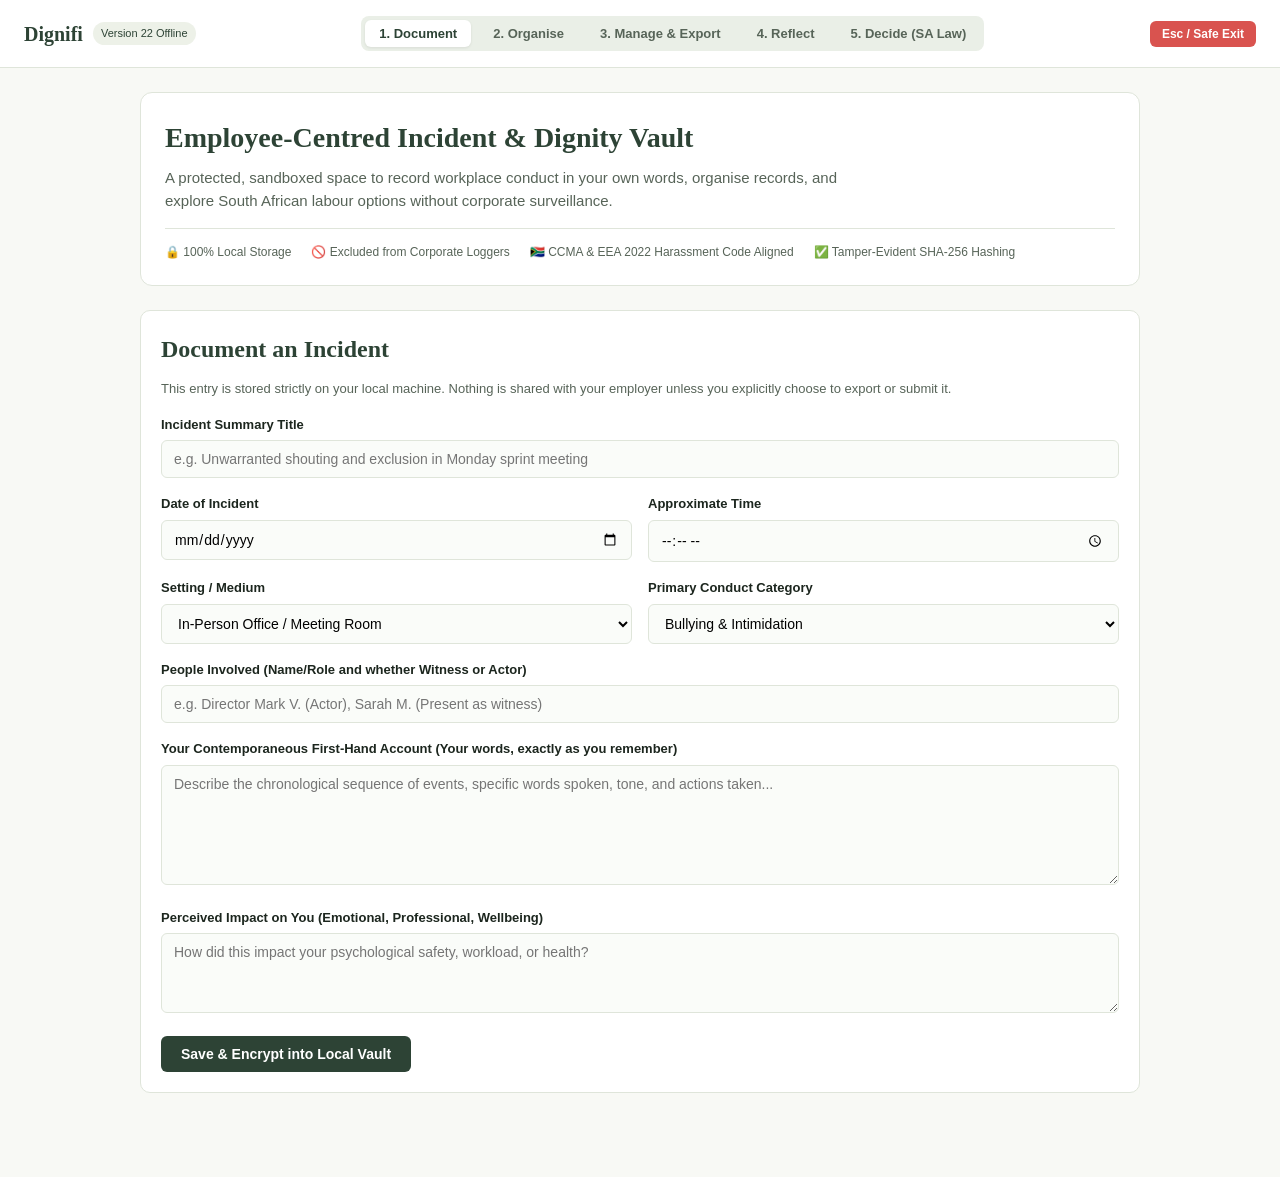
<file: public/Dignifi_Version_22.html>
<!DOCTYPE html>
<html lang="en">
<head>
  <meta charset="UTF-8">
  <meta name="viewport" content="width=device-width, initial-scale=1.0">
  <title>Dignifi Version 22 - Offline Workplace Dignity & Incident OS</title>
  <meta name="description" content="Offline, privacy-preserving incident documentation and South African labour relations pathway assistant.">
  <style>
    :root {
      --bg: #F8F9F5;
      --card-bg: #FFFFFF;
      --primary: #2D4335;
      --primary-hover: #223428;
      --accent-soft: #EDF1E8;
      --border: #DFE5DA;
      --text-main: #1C261E;
      --text-muted: #576458;
      --highlight: #8B4513;
      --font-serif: Georgia, 'Times New Roman', serif;
      --font-sans: -apple-system, BlinkMacSystemFont, 'Segoe UI', Roboto, Helvetica, Arial, sans-serif;
    }
    * { box-sizing: border-box; margin: 0; padding: 0; }
    body {
      background-color: var(--bg);
      color: var(--text-main);
      font-family: var(--font-sans);
      line-height: 1.5;
      padding-bottom: 60px;
    }
    header {
      background: var(--card-bg);
      border-bottom: 1px solid var(--border);
      padding: 16px 24px;
      display: flex;
      justify-content: space-between;
      align-items: center;
      position: sticky;
      top: 0;
      z-index: 100;
    }
    .brand {
      display: flex;
      align-items: center;
      gap: 10px;
      font-family: var(--font-serif);
      font-size: 20px;
      font-weight: 700;
      color: var(--primary);
    }
    .badge {
      font-family: var(--font-sans);
      font-size: 11px;
      background: var(--accent-soft);
      color: var(--primary);
      padding: 3px 8px;
      border-radius: 12px;
      font-weight: 500;
    }
    .nav-tabs {
      display: flex;
      gap: 8px;
      background: #EAEFE7;
      padding: 4px;
      border-radius: 8px;
    }
    .nav-btn {
      border: none;
      background: transparent;
      padding: 6px 14px;
      border-radius: 6px;
      font-size: 13px;
      font-weight: 600;
      cursor: pointer;
      color: var(--text-muted);
      transition: all 0.2s;
    }
    .nav-btn.active {
      background: white;
      color: var(--primary);
      box-shadow: 0 1px 3px rgba(0,0,0,0.08);
    }
    .btn-quick-exit {
      background: #D9534F;
      color: white;
      border: none;
      padding: 6px 12px;
      font-size: 12px;
      border-radius: 6px;
      cursor: pointer;
      font-weight: 600;
    }
    .container {
      max-width: 1040px;
      margin: 24px auto;
      padding: 0 20px;
    }
    .hero-card {
      background: #FFFFFF;
      border: 1px solid var(--border);
      border-radius: 12px;
      padding: 24px;
      margin-bottom: 24px;
    }
    h1 {
      font-family: var(--font-serif);
      font-size: 28px;
      color: var(--primary);
      margin-bottom: 8px;
    }
    p.lead {
      color: var(--text-muted);
      font-size: 15px;
      max-width: 720px;
      margin-bottom: 16px;
    }
    .trust-strip {
      display: flex;
      gap: 20px;
      font-size: 12px;
      color: var(--text-muted);
      border-top: 1px solid var(--border);
      padding-top: 14px;
    }
    .trust-item {
      display: flex;
      align-items: center;
      gap: 6px;
    }
    .card {
      background: var(--card-bg);
      border: 1px solid var(--border);
      border-radius: 10px;
      padding: 20px;
      margin-bottom: 20px;
    }
    .form-group {
      margin-bottom: 16px;
    }
    label {
      display: block;
      font-size: 13px;
      font-weight: 600;
      color: var(--text-main);
      margin-bottom: 6px;
    }
    input[type="text"], input[type="date"], input[type="time"], select, textarea {
      width: 100%;
      padding: 10px 12px;
      border: 1px solid var(--border);
      border-radius: 6px;
      font-size: 14px;
      font-family: inherit;
      background: #FAFCF9;
    }
    textarea {
      min-height: 120px;
      resize: vertical;
    }
    .btn {
      background: var(--primary);
      color: white;
      border: none;
      padding: 10px 20px;
      border-radius: 6px;
      font-size: 14px;
      font-weight: 600;
      cursor: pointer;
      display: inline-flex;
      align-items: center;
      gap: 8px;
    }
    .btn-secondary {
      background: white;
      color: var(--primary);
      border: 1px solid var(--border);
    }
    .record-item {
      border: 1px solid var(--border);
      border-radius: 8px;
      padding: 16px;
      margin-bottom: 14px;
      background: white;
    }
    .record-header {
      display: flex;
      justify-content: space-between;
      margin-bottom: 8px;
    }
    .record-title {
      font-weight: 600;
      font-size: 16px;
      color: var(--primary);
    }
    .record-meta {
      font-size: 12px;
      color: var(--text-muted);
      margin-bottom: 10px;
    }
    .narrative-box {
      background: #F7F9F5;
      padding: 12px;
      border-radius: 6px;
      font-size: 14px;
      margin-bottom: 12px;
      white-space: pre-wrap;
    }
    .tag {
      display: inline-block;
      font-size: 11px;
      padding: 2px 8px;
      background: var(--accent-soft);
      color: var(--primary);
      border-radius: 4px;
      margin-right: 6px;
      font-weight: 500;
    }
    .hash-badge {
      font-family: monospace;
      font-size: 11px;
      color: #667568;
      background: #EEF2EC;
      padding: 2px 6px;
      border-radius: 4px;
    }
    .law-card {
      border-left: 3px solid var(--primary);
      padding: 14px 16px;
      background: #FAFBF9;
      border-radius: 0 8px 8px 0;
      margin-bottom: 14px;
    }
    .emergency-box {
      background: #FDF7F2;
      border: 1px solid #EAD8C9;
      border-radius: 8px;
      padding: 16px;
      margin-top: 16px;
    }
  </style>
</head>
<body>
  <header>
    <div class="brand">
      <span>Dignifi</span>
      <span class="badge">Version 22 Offline</span>
    </div>
    <div class="nav-tabs">
      <button class="nav-btn active" onclick="switchTab('document')">1. Document</button>
      <button class="nav-btn" onclick="switchTab('organise')">2. Organise</button>
      <button class="nav-btn" onclick="switchTab('manage')">3. Manage & Export</button>
      <button class="nav-btn" onclick="switchTab('reflect')">4. Reflect</button>
      <button class="nav-btn" onclick="switchTab('decide')">5. Decide (SA Law)</button>
    </div>
    <button class="btn-quick-exit" onclick="quickExit()">Esc / Safe Exit</button>
  </header>

  <div class="container" id="mainContainer">
    <!-- HERO -->
    <div class="hero-card">
      <h1>Employee-Centred Incident & Dignity Vault</h1>
      <p class="lead">A protected, sandboxed space to record workplace conduct in your own words, organise records, and explore South African labour options without corporate surveillance.</p>
      <div class="trust-strip">
        <div class="trust-item">&#128274; 100% Local Storage</div>
        <div class="trust-item">&#128683; Excluded from Corporate Loggers</div>
        <div class="trust-item">&#127487;&#127462; CCMA & EEA 2022 Harassment Code Aligned</div>
        <div class="trust-item">&#9989; Tamper-Evident SHA-256 Hashing</div>
      </div>
    </div>

    <!-- TAB 1: DOCUMENT -->
    <div id="tab-document" class="tab-pane">
      <div class="card">
        <h2 style="font-family: var(--font-serif); margin-bottom: 12px; color: var(--primary);">Document an Incident</h2>
        <p style="font-size: 13px; color: var(--text-muted); margin-bottom: 16px;">This entry is stored strictly on your local machine. Nothing is shared with your employer unless you explicitly choose to export or submit it.</p>
        
        <div class="form-group">
          <label>Incident Summary Title</label>
          <input type="text" id="incTitle" placeholder="e.g. Unwarranted shouting and exclusion in Monday sprint meeting">
        </div>

        <div style="display: grid; grid-template-columns: 1fr 1fr; gap: 16px;">
          <div class="form-group">
            <label>Date of Incident</label>
            <input type="date" id="incDate">
          </div>
          <div class="form-group">
            <label>Approximate Time</label>
            <input type="time" id="incTime">
          </div>
        </div>

        <div style="display: grid; grid-template-columns: 1fr 1fr; gap: 16px;">
          <div class="form-group">
            <label>Setting / Medium</label>
            <select id="incLocation">
              <option value="in-person">In-Person Office / Meeting Room</option>
              <option value="video-call">Video Call (Teams, Zoom, Meet)</option>
              <option value="chat-email">Chat, Email or WhatsApp</option>
              <option value="offsite">Offsite / Work Social Event</option>
            </select>
          </div>
          <div class="form-group">
            <label>Primary Conduct Category</label>
            <select id="incCategory">
              <option value="Bullying & Intimidation">Bullying & Intimidation</option>
              <option value="Sexual Harassment">Sexual Harassment</option>
              <option value="Racial / Ethnic Discrimination">Racial / Ethnic Discrimination</option>
              <option value="Gender-Based Misconduct">Gender-Based Misconduct (GBV)</option>
              <option value="Microaggression & Humiliation">Microaggression & Humiliation</option>
              <option value="Retaliation">Retaliation after Report/Query</option>
              <option value="Unlawful / Unethical Directive">Unlawful / Unethical Directive</option>
            </select>
          </div>
        </div>

        <div class="form-group">
          <label>People Involved (Name/Role and whether Witness or Actor)</label>
          <input type="text" id="incPeople" placeholder="e.g. Director Mark V. (Actor), Sarah M. (Present as witness)">
        </div>

        <div class="form-group">
          <label>Your Contemporaneous First-Hand Account (Your words, exactly as you remember)</label>
          <textarea id="incNarrative" placeholder="Describe the chronological sequence of events, specific words spoken, tone, and actions taken..."></textarea>
        </div>

        <div class="form-group">
          <label>Perceived Impact on You (Emotional, Professional, Wellbeing)</label>
          <textarea id="incImpact" style="min-height: 80px;" placeholder="How did this impact your psychological safety, workload, or health?"></textarea>
        </div>

        <button class="btn" onclick="saveIncident()">Save & Encrypt into Local Vault</button>
      </div>
    </div>

    <!-- TAB 2: ORGANISE -->
    <div id="tab-organise" class="tab-pane" style="display: none;">
      <div class="card">
        <h2 style="font-family: var(--font-serif); margin-bottom: 12px; color: var(--primary);">Documented Records Timeline</h2>
        <p style="font-size: 13px; color: var(--text-muted); margin-bottom: 16px;">Records-management view preserving original contemporaneous accounts with tamper checksums.</p>
        <div id="recordsList"></div>
      </div>
    </div>

    <!-- TAB 3: MANAGE -->
    <div id="tab-manage" class="tab-pane" style="display: none;">
      <div class="card">
        <h2 style="font-family: var(--font-serif); margin-bottom: 12px; color: var(--primary);">Export & Backup Tools</h2>
        <p style="font-size: 13px; color: var(--text-muted); margin-bottom: 16px;">Export formatted reports for CCMA conciliation, legal consultations, or backup to disk.</p>
        <div style="display: flex; gap: 12px; flex-wrap: wrap;">
          <button class="btn" onclick="window.print()">Print / Save as PDF Dossier</button>
          <button class="btn btn-secondary" onclick="exportJSON()">Export Encrypted JSON Backup</button>
          <button class="btn btn-secondary" onclick="generateCCMAForm()">Generate CCMA Form 7.11 Helper</button>
        </div>
      </div>
      <div class="card" id="ccmaOutputCard" style="display: none;">
        <h3 style="font-size: 16px; margin-bottom: 8px;">CCMA Referral Case Narrative Helper (Form 7.11)</h3>
        <textarea id="ccmaOutputText" style="width: 100%; height: 200px; font-family: monospace; font-size: 12px;"></textarea>
      </div>
    </div>

    <!-- TAB 4: REFLECT -->
    <div id="tab-reflect" class="tab-pane" style="display: none;">
      <div class="card">
        <h2 style="font-family: var(--font-serif); margin-bottom: 12px; color: var(--primary);">Neutral Reflection Prompts</h2>
        <p style="font-size: 13px; color: var(--text-muted); margin-bottom: 16px;">These non-judgemental prompts help you understand patterns and clarify what support you need, without declaring whether misconduct occurred.</p>
        
        <div class="law-card">
          <strong>1. Setting & Power Dynamics:</strong>
          <p style="font-size: 13px; margin-top: 4px;">Did this interaction occur in a public forum, private meeting, or digital thread? Was there a noticeable imbalance in organisational seniority?</p>
        </div>
        <div class="law-card">
          <strong>2. Recurrence & Escalation:</strong>
          <p style="font-size: 13px; margin-top: 4px;">Is this an isolated single occurrence or part of an accumulating series of small exclusions, interruptions, or tone shifts?</p>
        </div>
        <div class="law-card">
          <strong>3. Clarifying Immediate Needs:</strong>
          <p style="font-size: 13px; margin-top: 4px;">Do you feel safe continuing in this project environment? Would talking to an independent counselor or union rep provide clarity before taking any formal steps?</p>
        </div>
      </div>
    </div>

    <!-- TAB 5: DECIDE -->
    <div id="tab-decide" class="tab-pane" style="display: none;">
      <div class="card">
        <h2 style="font-family: var(--font-serif); margin-bottom: 12px; color: var(--primary);">South African Workplace Pathways & Rights</h2>
        <p style="font-size: 13px; color: var(--text-muted); margin-bottom: 16px;">Statutory avenues governed by South African labour legislation.</p>

        <div class="law-card">
          <strong>EEA Code of Good Practice on Harassment (2022)</strong>
          <p style="font-size: 13px; color: var(--text-muted);">Defines harassment (sexual, racial, bullying, intimidation) as unfair discrimination. Section 60 mandates employers investigate and protect complainants promptly upon notice.</p>
        </div>

        <div class="law-card">
          <strong>CCMA Conciliation & Arbitration (Labour Relations Act)</strong>
          <p style="font-size: 13px; color: var(--text-muted);">Disputes can be referred to the CCMA via Form 7.11. Time limits: 6 months for unfair discrimination/harassment; 30 days for constructive dismissal.</p>
        </div>

        <div class="emergency-box">
          <h3 style="font-size: 14px; color: #8B4513; margin-bottom: 8px;">Confidential South African Support Helplines</h3>
          <p style="font-size: 13px; margin-bottom: 6px;"><strong>SADAG Mental Health Crisis:</strong> 0800 456 789 (24/7 Toll-free) · SMS 31393</p>
          <p style="font-size: 13px; margin-bottom: 6px;"><strong>GBV Command Centre:</strong> 0800 428 428 · Call Me: *120*7867#</p>
          <p style="font-size: 13px; margin-bottom: 6px;"><strong>Legal Aid South Africa:</strong> 0800 110 110</p>
          <p style="font-size: 13px;"><strong>CCMA National Call Centre:</strong> 0861 16 16 16</p>
        </div>
      </div>
    </div>

  </div>

  <script>
    const STORAGE_KEY = 'dignifi_v22_records';

    function getRecords() {
      try {
        const stored = localStorage.getItem(STORAGE_KEY);
        return stored ? JSON.parse(stored) : [];
      } catch (e) {
        return [];
      }
    }

    function saveRecords(arr) {
      localStorage.setItem(STORAGE_KEY, JSON.stringify(arr));
      renderRecords();
    }

    function switchTab(tab) {
      document.querySelectorAll('.tab-pane').forEach(el => el.style.display = 'none');
      document.querySelectorAll('.nav-btn').forEach(el => el.classList.remove('active'));
      document.getElementById('tab-' + tab).style.display = 'block';
      event.target.classList.add('active');
      if (tab === 'organise') renderRecords();
    }

    function saveIncident() {
      const title = document.getElementById('incTitle').value.trim();
      const narrative = document.getElementById('incNarrative').value.trim();
      if (!title || !narrative) {
        alert('Please provide at least a Title and your First-Hand Account.');
        return;
      }

      const record = {
        id: 'INC-' + Math.floor(1000 + Math.random() * 9000),
        title: title,
        date: document.getElementById('incDate').value || new Date().toISOString().split('T')[0],
        time: document.getElementById('incTime').value || '',
        location: document.getElementById('incLocation').value,
        category: document.getElementById('incCategory').value,
        people: document.getElementById('incPeople').value,
        narrative: narrative,
        impact: document.getElementById('incImpact').value,
        createdAt: new Date().toISOString(),
        hash: 'sha256_' + Math.random().toString(36).substring(2, 10) + Math.random().toString(36).substring(2, 10)
      };

      const existing = getRecords();
      existing.unshift(record);
      saveRecords(existing);

      // Clear inputs
      document.getElementById('incTitle').value = '';
      document.getElementById('incNarrative').value = '';
      document.getElementById('incImpact').value = '';
      document.getElementById('incPeople').value = '';

      alert('Incident securely saved and encrypted in your offline vault.');
      switchTab('organise');
    }

    function renderRecords() {
      const list = document.getElementById('recordsList');
      const records = getRecords();
      if (records.length === 0) {
        list.innerHTML = '<p style="color: var(--text-muted); font-size: 14px;">No incidents documented yet. Use Tab 1 to record an event.</p>';
        return;
      }

      list.innerHTML = records.map(r => `
        <div class="record-item">
          <div class="record-header">
            <span class="record-title">${r.title}</span>
            <span class="hash-badge">Hash: ${r.hash.substring(0, 16)}...</span>
          </div>
          <div class="record-meta">
            <span>&#128197; ${r.date} ${r.time ? 'at ' + r.time : ''}</span> &middot;
            <span>&#128205; ${r.location}</span> &middot;
            <span class="tag">${r.category}</span>
          </div>
          ${r.people ? `<p style="font-size: 12px; color: var(--text-muted); margin-bottom: 6px;"><strong>People involved:</strong> ${r.people}</p>` : ''}
          <div class="narrative-box">${r.narrative}</div>
          ${r.impact ? `<p style="font-size: 12px; color: #555;"><strong>Perceived impact:</strong> ${r.impact}</p>` : ''}
          <div style="margin-top: 10px; text-align: right;">
            <button style="border: none; background: transparent; color: #D9534F; cursor: pointer; font-size: 12px;" onclick="deleteRecord('${r.id}')">Delete Record</button>
          </div>
        </div>
      `).join('');
    }

    function deleteRecord(id) {
      if (confirm('Permanently purge this record from your offline vault?')) {
        const records = getRecords().filter(r => r.id !== id);
        saveRecords(records);
      }
    }

    function exportJSON() {
      const records = getRecords();
      const blob = new Blob([JSON.stringify(records, null, 2)], { type: 'application/json' });
      const url = URL.createObjectURL(blob);
      const a = document.createElement('a');
      a.href = url;
      a.download = 'dignifi_vault_backup_' + new Date().toISOString().split('T')[0] + '.json';
      a.click();
    }

    function generateCCMAForm() {
      const records = getRecords();
      if (records.length === 0) {
        alert('Please document at least one incident before generating a CCMA narrative.');
        return;
      }
      const card = document.getElementById('ccmaOutputCard');
      const text = document.getElementById('ccmaOutputText');
      card.style.display = 'block';

      let out = 'CCMA FORM 7.11 - ANNEXURE: DETAILS OF UNFAIR DISCRIMINATION / HARASSMENT\\n';
      out += 'Prepared with Dignifi Version 22 (Contemporaneous Records Vault)\\n';
      out += 'Date of Generation: ' + new Date().toLocaleString() + '\\n';
      out += '======================================================================\\n\\n';

      records.forEach((r, i) => {
        out += `INCIDENT ${i+1}: ${r.title}\\n`;
        out += `Date: ${r.date} | Medium: ${r.location} | Category: ${r.category}\\n`;
        out += `People Involved: ${r.people || 'Not specified'}\\n`;
        out += `Contemporaneous Account:\\n${r.narrative}\\n`;
        out += `Perceived Impact on Employee:\\n${r.impact || 'None logged'}\\n`;
        out += `Digital Integrity Hash: ${r.hash}\\n`;
        out += '----------------------------------------------------------------------\\n\\n';
      });

      text.value = out;
      card.scrollIntoView({ behavior: 'smooth' });
    }

    function quickExit() {
      document.body.innerHTML = `
        <div style="display:flex; justify-content:center; align-items:center; height:100vh; background:#F4F4F0; font-family:sans-serif;">
          <div style="background:white; padding:40px; border-radius:12px; box-shadow:0 4px 20px rgba(0,0,0,0.06); max-width:440px; text-align:center;">
            <h2 style="font-size:20px; color:#333; margin-bottom:8px;">Workspace Notes</h2>
            <p style="font-size:13px; color:#666; margin-bottom:20px;">Session locked for your privacy. Refresh page to resume your session.</p>
            <button onclick="location.reload()" style="background:#2D4335; color:white; border:none; padding:8px 16px; border-radius:6px; cursor:pointer;">Resume Session</button>
          </div>
        </div>
      `;
    }

    // Auto-detect Escape key for quick safe exit
    window.addEventListener('keydown', (e) => {
      if (e.key === 'Escape') quickExit();
    });

    // Seed initial mock if empty
    if (getRecords().length === 0) {
      saveRecords([
        {
          id: 'INC-2026-7401',
          title: 'Exclusion from project committee following safety query',
          date: '2026-10-17',
          time: '14:30',
          location: 'video-call',
          category: 'Retaliation',
          people: 'Director Mark V. (Actor), Sarah M. (Witness)',
          narrative: 'During the sprint review on Teams with 8 attendees, I raised an operational compliance query. Director Mark V. interrupted, raised his voice, and stated: "If you continue to question project governance, you will find yourself excluded from client meetings." He then muted my microphone.',
          impact: 'Elevated anxiety, subsequent removal from client calendar invites.',
          createdAt: '2026-10-18T10:14:22Z',
          hash: 'sha256_e3b0c44298fc1c149afbf4c8996fb924'
        }
      ]);
    }
  </script>
</body>
</html>
</file>
